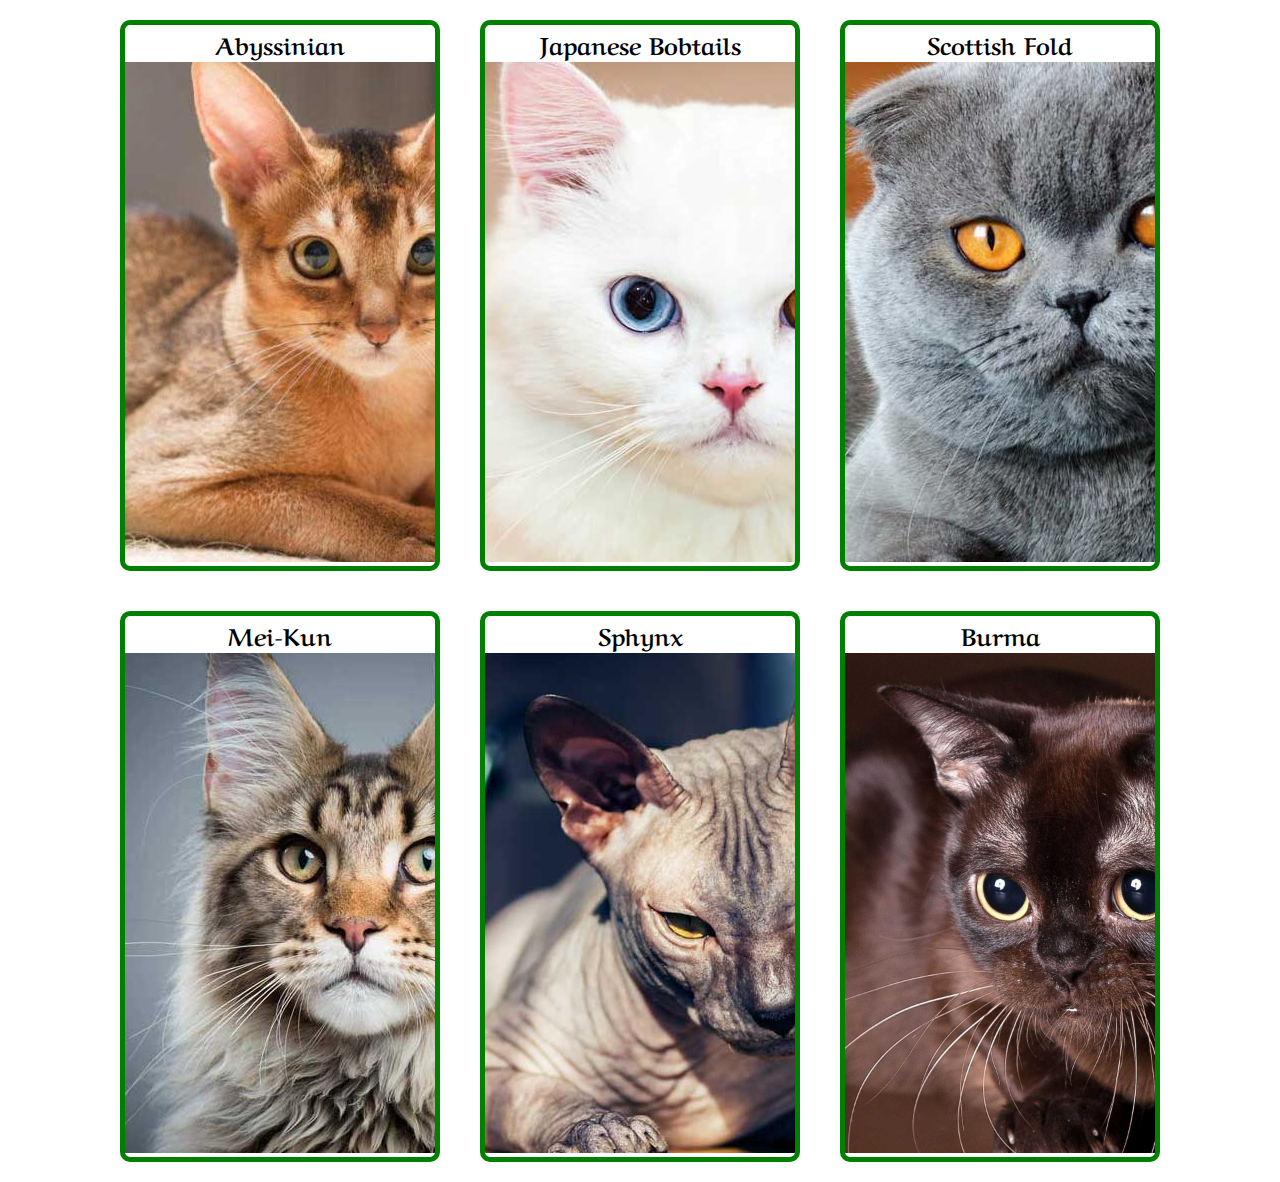
<file: bestilling.html>
<!DOCTYPE html>
<html lang="en">
<head>
    <meta charset="UTF-8">
    <meta http-equiv="X-UA-Compatible" content="IE=edge">
    <meta name="viewport" content="width=device-width, initial-scale=1.0">
    <title>Gallery/Bestilling</title>
    <link rel="stylesheet" href="/assets/css/main.css">
    <script src="/assets/js/main.js" defer></script>
</head>
<body>
    <section id="gallery"></section>
</body>
</html>
</file>
<file: assets/css/main.css>
@import url("https://fonts.googleapis.com/css2?family=Aref+Ruqaa+Ink&display=swap");
* {
  margin: 0;
  padding: 0;
  box-sizing: border-box;
  overflow-x: hidden;
}

.katstyle {
  display: grid;
  margin-right: 100px;
  margin-left: 100px;
  grid-template-columns: 1fr 1fr 1fr;
}

.katstyle figure {
  border: 5px solid green;
  height: auto;
  border-radius: 10px;
  text-align: center;
  margin: 20px;
}

.katstyle img {
  width: 500px;
  height: 500px;
}

* {
  margin: 0;
  padding: 0;
  box-sizing: border-box;
  overflow-x: hidden;
}

.katstyle {
  display: grid;
  margin-right: 100px;
  margin-left: 100px;
  grid-template-columns: 1fr 1fr 1fr;
}

.katstyle figure {
  border: 5px solid green;
  height: auto;
  border-radius: 10px;
  text-align: center;
  margin: 20px;
}

.katstyle img {
  width: 500px;
  height: 500px;
}

* {
  margin: 0;
  padding: 0;
  box-sizing: border-box;
  overflow-x: hidden;
}

.katstyle {
  display: grid;
  margin-right: 100px;
  margin-left: 100px;
  grid-template-columns: 1fr 1fr 1fr;
}

.katstyle figure {
  border: 5px solid green;
  height: auto;
  border-radius: 10px;
  text-align: center;
  margin: 20px;
}

.katstyle img {
  width: 500px;
  height: 500px;
}

.katstyle h2 {
  font-family: "Aref Ruqaa Ink", serif;
}/*# sourceMappingURL=main.css.map */
</file>
